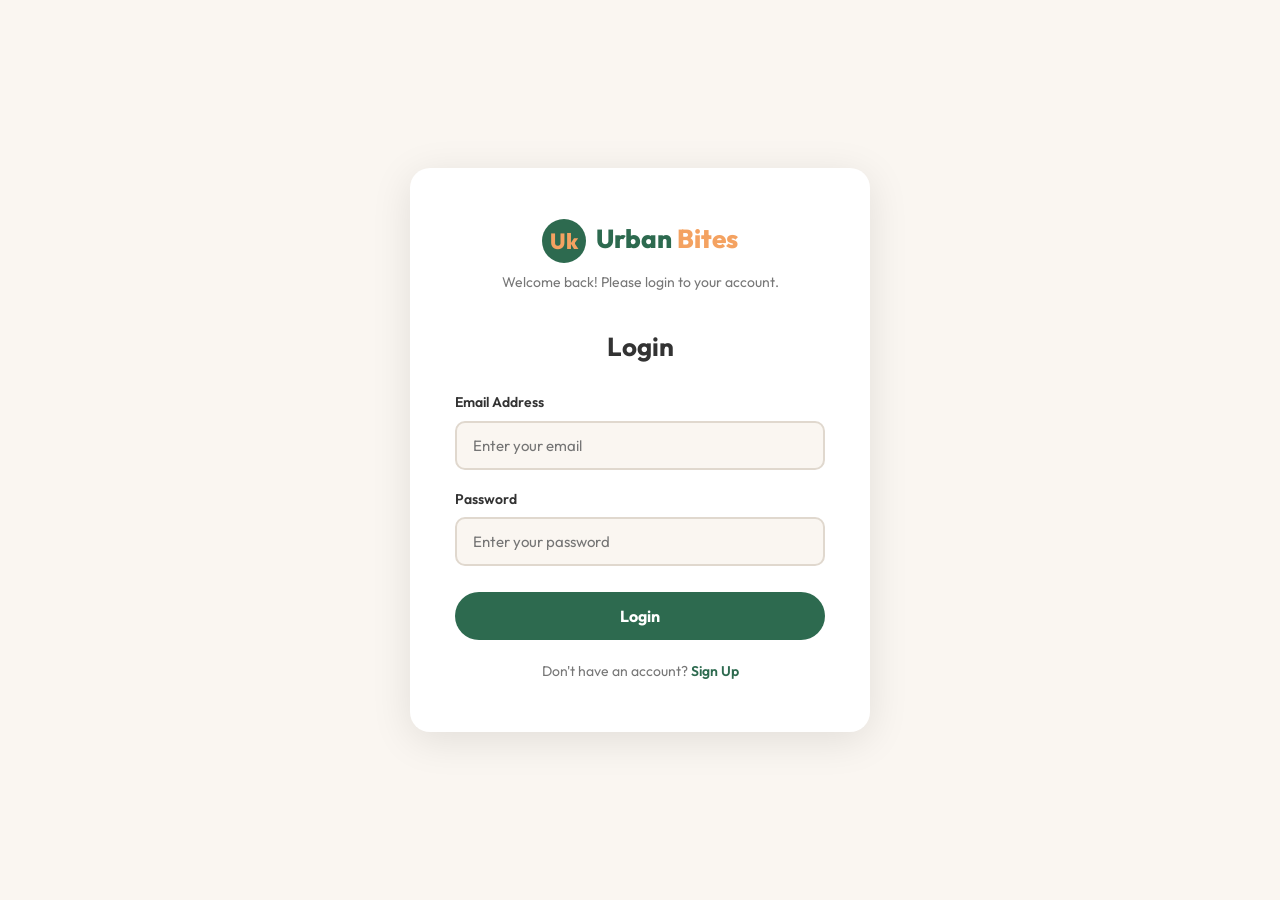
<file: login.html>
<!DOCTYPE html>
<html lang="en">
<head>
    <meta charset="UTF-8">
    <meta name="viewport" content="width=device-width, initial-scale=1.0">
    <title>Urban Bites - Login</title>
    <link rel="stylesheet" href="style.css">
</head>
<body>
    <div class="auth-page">
        <div class="auth-box">
            <div class="auth-brand">
                <div class="auth-logo-circle">Uk</div>
                <div class="auth-logo">Urban <span>Bites</span></div>
            </div>
            
            <p class="auth-subtitle">Welcome back! Please login to your account.</p>
            <h2>Login</h2>
            
            <form id="loginForm">
                <div class="auth-form-group">
                    <label>Email Address</label>
                    <input type="email" id="loginEmail" placeholder="Enter your email">
                    <div class="auth-error" id="loginEmailErr">Valid email is required</div>
                </div>
                
                <div class="auth-form-group">
                    <label>Password</label>
                    <input type="password" id="loginPassword" placeholder="Enter your password">
                    <div class="auth-error" id="loginPassErr">Password must be at least 6 characters</div>
                </div>
                
                <button type="submit" class="auth-btn">Login</button>
            </form>
            
            <div class="auth-switch">Don't have an account? <a href="signup.html">Sign Up</a></div>
        </div>
    </div>

    <script src="products-data.js"></script>
    <script src="app.js"></script>
</body>
</html>
</file>
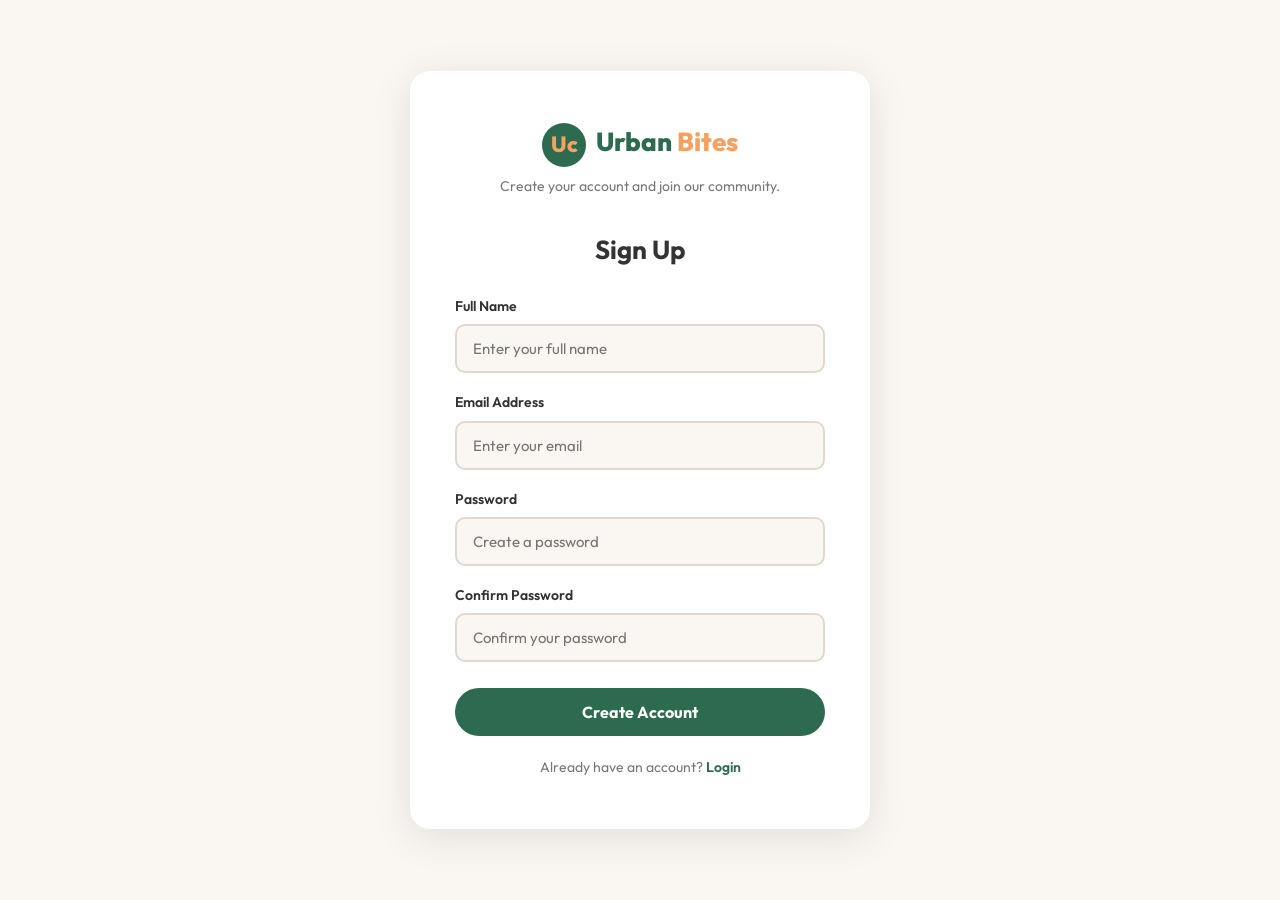
<file: signup.html>
<!DOCTYPE HTML>
<html lang="en">
<head>
    <meta charset="UTF-8">
    <meta name="viewport" content="width=device-width, initial-scale=1.0">
    <title>Urban Bites - Sign Up</title>
    <link rel="stylesheet" href="style.css">
</head>
<body>
    <div class="auth-page">
        <div class="auth-box">
            <div class="auth-brand">
                <div class="auth-logo-circle">Uc</div>
                <div class="auth-logo">Urban <span>Bites</span></div>
            </div>
            <p class="auth-subtitle">Create your account and join our community.</p>
            <h2>Sign Up</h2>
            <form id="signupForm">
                <div class="auth-form-group">
                    <label>Full Name</label>
                    <input type="text" id="signupName" placeholder="Enter your full name">
                    <div class="auth-error" id="signupNameErr">Name must be at least 3 characters</div>
                </div>
                <div class="auth-form-group">
                    <label>Email Address</label>
                    <input type="email" id="signupEmail" placeholder="Enter your email">
                    <div class="auth-error" id="signupEmailErr">Valid email is required</div>
                </div>
                <div class="auth-form-group">
                    <label>Password</label>
                    <input type="password" id="signupPassword" placeholder="Create a password">
                    <div class="auth-error" id="signupPasswordErr">Password must be at least 6 characters</div>
                </div>
                <div class="auth-form-group">
                    <label>Confirm Password</label>
                    <input type="password" id="signupConfirm" placeholder="Confirm your password">
                    <div class="auth-error" id="signupConfirmErr">Passwords do not match</div>
                </div>
                <button type="submit" class="auth-btn">Create Account</button>
            </form>
            <div class="auth-switch">Already have an account? <a href="login.html">Login</a></div>
        </div>
    </div>
    <script src="products-data.js"></script>
    <script src="app.js"></script>
</body>
</html>
</file>
<file: style.css>
/* ================================
   The Urban Bites — Restaurant Website
   Font: Outfit (Google Fonts)
   Colors: Cream bg, Dark Green primary
   ================================ */

@import url('https://fonts.googleapis.com/css2?family=Outfit:wght@300;400;500;600;700;800&display=swap');

/* ================================
   Reset & Base
   ================================ */
* {
  margin: 0;
  padding: 0;
  box-sizing: border-box;
}

:root {
  --bg:        #FAF6F1;
  --primary:   #2D6A4F;
  --primary2:  #1B4332;
  --accent:    #F4A261;
  --text:      #333333;
  --text-light:#777777;
  --white:     #ffffff;
  --border:    #E0D8CE;
}

html {
  scroll-behavior: smooth;
}

body {
  font-family: 'Outfit', sans-serif;
  background-color: var(--bg);
  color: var(--text);
  font-size: 16px;
  line-height: 1.6;
  overflow-x: hidden;
}

a {
  text-decoration: none;
  color: inherit;
}

img {
  max-width: 100%;
  display: block;
}

/* ================================
   Navbar
   ================================ */
.navbar {
  background-color: var(--white);
  padding: 18px 60px;
  display: flex;
  align-items: center;
  justify-content: space-between;
  box-shadow: 0 2px 10px rgba(0,0,0,0.08);
  position: sticky;
  top: 0;
  z-index: 1000;
}

.navbar-logo {
  font-size: 24px;
  font-weight: 800;
  color: var(--primary);
  letter-spacing: 1px;
}

.navbar-logo span {
  color: var(--accent);
}

.navbar-links {
  display: flex;
  align-items: center;
  gap: 35px;
  list-style: none;
}

.navbar-links a {
  font-size: 15px;
  font-weight: 500;
  color: var(--text);
  transition: color 0.3s;
}

.navbar-links a:hover,
.navbar-links a.active {
  color: var(--primary);
}

.navbar-btn {
  background-color: var(--primary);
  color: var(--white);
  padding: 10px 24px;
  border-radius: 50px;
  font-size: 14px;
  font-weight: 600;
  border: none;
  cursor: pointer;
  transition: background 0.3s;
}

.navbar-btn:hover {
  background-color: var(--primary2);
}

/* ================================
   Buttons
   ================================ */
.btn-primary {
  background-color: var(--primary);
  color: var(--white);
  padding: 14px 32px;
  border-radius: 50px;
  font-size: 15px;
  font-weight: 600;
  border: none;
  cursor: pointer;
  display: inline-block;
  transition: background 0.3s;
}

.btn-primary:hover {
  background-color: var(--primary2);
}

.btn-outline {
  background-color: transparent;
  color: var(--primary);
  padding: 13px 32px;
  border-radius: 50px;
  font-size: 15px;
  font-weight: 600;
  border: 2px solid var(--primary);
  cursor: pointer;
  display: inline-block;
  transition: all 0.3s;
}

.btn-outline:hover {
  background-color: var(--primary);
  color: var(--white);
}

/* ================================
   Section Common
   ================================ */
.section {
  padding: 80px 60px;
}

.section-title {
  font-size: 38px;
  font-weight: 800;
  color: #1B4332;
  text-align: center;
  margin-bottom: 10px;
}

.section-sub {
  font-size: 16px;
  color: var(--text-light);
  text-align: center;
  margin-bottom: 50px;
}

/* ================================
   Hero / Slider Section
   ================================ */
.slider-wrapper {
  position: relative;
  overflow: hidden;
  height: 580px;
  background-color: var(--primary2);
}

.slide {
  display: none;
  position: absolute;
  top: 0; left: 0;
  width: 100%;
  height: 100%;
}

.slide.active {
  display: flex;
  align-items: center;
  justify-content: center;
  flex-direction: column;
  text-align: center;
  padding: 40px;
  background-size: cover;
  background-position: center;
}

.slide-overlay {
  position: absolute;
  top: 0; left: 0;
  width: 100%; height: 100%;
  background: rgba(0,0,0,0.5);
}

.slide-content {
  position: relative;
  z-index: 2;
  color: var(--white);
}

.slide-content h1 {
  font-size: 54px;
  font-weight: 800;
  margin-bottom: 16px;
  line-height: 1.2;
}

.slide-content p {
  font-size: 18px;
  margin-bottom: 30px;
  opacity: 0.9;
}

.slider-btn {
  position: absolute;
  top: 50%;
  transform: translateY(-50%);
  background: rgba(255,255,255,0.2);
  color: white;
  border: 2px solid white;
  width: 45px;
  height: 45px;
  border-radius: 50%;
  font-size: 20px;
  cursor: pointer;
  z-index: 10;
  transition: background 0.3s;
}

.slider-btn:hover {
  background: rgba(255,255,255,0.4);
}

.slider-prev { left: 20px; }
.slider-next { right: 20px; }

.slider-dots {
  position: absolute;
  bottom: 20px;
  left: 50%;
  transform: translateX(-50%);
  display: flex;
  gap: 8px;
  z-index: 10;
}

.dot {
  width: 10px;
  height: 10px;
  background: rgba(255,255,255,0.5);
  border-radius: 50%;
  cursor: pointer;
  transition: background 0.3s;
}

.dot.active {
  background: var(--white);
}

/* ================================
   Special Menu Heading Section
   ================================ */
.dive-section {
  text-align: center;
  padding: 70px 60px 30px;
}

.dive-section h2 {
  font-size: 42px;
  font-weight: 800;
  color: var(--primary);
  margin-bottom: 12px;
}

.dive-section p {
  font-size: 17px;
  color: var(--text-light);
  max-width: 550px;
  margin: 0 auto;
}

/* ================================
   Menu Cards — Wipe Slider
   ================================ */
.menu-slider-section {
  padding: 30px 60px 70px;
  overflow: hidden;
}

.menu-track-wrapper {
  overflow: hidden;
}

.menu-track {
  display: flex;
  gap: 24px;
  transition: transform 0.5s ease;
}

.menu-card {
  min-width: 260px;
  background: var(--white);
  border-radius: 16px;
  overflow: hidden;
  box-shadow: 0 4px 20px rgba(0,0,0,0.08);
  transition: transform 0.3s;
  display: block;
  cursor: pointer;
}

.menu-card:hover {
  transform: translateY(-6px);
}

.menu-card img {
  width: 100%;
  height: 180px;
  object-fit: cover;
}

.menu-card-body {
  padding: 18px;
}

.menu-card-body h4 {
  font-size: 17px;
  font-weight: 700;
  color: var(--text);
  margin-bottom: 6px;
}

.menu-card-body p {
  font-size: 13px;
  color: var(--text-light);
  margin-bottom: 12px;
}

.menu-card-footer {
  display: flex;
  align-items: center;
  justify-content: space-between;
}

.menu-card-footer .price {
  font-size: 18px;
  font-weight: 700;
  color: var(--primary);
}

.menu-card-footer .btn-view {
  background: var(--primary);
  color: white;
  border: none;
  padding: 7px 16px;
  border-radius: 50px;
  font-size: 13px;
  font-weight: 600;
  cursor: pointer;
  transition: background 0.3s;
  display: inline-block;
}

.menu-card:hover .btn-view {
  background: var(--primary2);
}

.menu-nav {
  display: flex;
  justify-content: center;
  gap: 12px;
  margin-top: 24px;
}

.menu-nav button {
  background: var(--primary);
  color: white;
  border: none;
  width: 38px;
  height: 38px;
  border-radius: 50%;
  font-size: 16px;
  cursor: pointer;
  transition: background 0.3s;
}

.menu-nav button:hover {
  background: var(--primary2);
}

/* ================================
   Breakfast / Lunch / Dinner Menu
   ================================ */
.meal-menu-section {
  padding: 60px 60px;
  background-color: var(--white);
}

.meal-menu-section .section-title {
  margin-bottom: 8px;
}

.meal-icon {
  text-align: center;
  font-size: 32px;
  margin-bottom: 6px;
}

.meal-grid {
  display: grid;
  grid-template-columns: 1fr 1fr;
  gap: 0;
  max-width: 900px;
  margin: 30px auto 0;
}

.meal-item {
  display: flex;
  align-items: center;
  gap: 14px;
  padding: 16px 10px;
  border-bottom: 1px dashed var(--border);
}

.meal-item img {
  width: 60px;
  height: 60px;
  border-radius: 10px;
  object-fit: cover;
}

.meal-item-info {
  flex: 1;
}

.meal-item-info h5 {
  font-size: 15px;
  font-weight: 700;
  color: var(--text);
  margin-bottom: 3px;
}

.meal-item-info p {
  font-size: 12px;
  color: var(--text-light);
}

.meal-item-price {
  font-size: 16px;
  font-weight: 700;
  color: var(--text);
}

.book-table-wrap {
  text-align: center;
  margin-top: 36px;
}

/* ================================
   Testimonials
   ================================ */
.testimonials-section {
  padding: 70px 60px;
  background-color: var(--bg);
}

.testimonials-grid {
  display: grid;
  grid-template-columns: repeat(3, 1fr);
  gap: 24px;
  margin-top: 40px;
}

.testimonial-card {
  background: var(--white);
  border-radius: 16px;
  padding: 28px;
  box-shadow: 0 4px 20px rgba(0,0,0,0.06);
}

.testimonial-stars {
  color: #F4A261;
  font-size: 18px;
  margin-bottom: 12px;
}

.testimonial-card p {
  font-size: 15px;
  color: var(--text-light);
  margin-bottom: 18px;
  line-height: 1.7;
}

.testimonial-author {
  display: flex;
  align-items: center;
  gap: 12px;
}

.testimonial-author img {
  width: 46px;
  height: 46px;
  border-radius: 50%;
  object-fit: cover;
}

.testimonial-author h5 {
  font-size: 15px;
  font-weight: 700;
  color: var(--text);
}

.testimonial-author span {
  font-size: 12px;
  color: var(--text-light);
}


/* ================================
   Order Now / CTA Section
   ================================ */
.cta-section {
  padding: 70px 60px;
  background-color: var(--primary);
  text-align: center;
}

.cta-section h2 {
  font-size: 42px;
  font-weight: 800;
  color: var(--white);
  margin-bottom: 14px;
}

.cta-features {
  display: flex;
  justify-content: center;
  gap: 40px;
  margin: 20px 0 30px;
}

.cta-feature {
  color: rgba(255,255,255,0.85);
  font-size: 15px;
  display: flex;
  align-items: center;
  gap: 8px;
}

.cta-feature span {
  font-size: 20px;
}

/* ================================
   Reservation Form
   ================================ */
.reservation-section {
  padding: 70px 60px;
  background-color: var(--bg);
}

.form-grid {
  display: grid;
  grid-template-columns: 1fr 1fr;
  gap: 20px;
  max-width: 750px;
  margin: 0 auto;
}

.form-grid .full-width {
  grid-column: 1 / -1;
}

.form-group {
  display: flex;
  flex-direction: column;
  gap: 7px;
}

.form-group label {
  font-size: 14px;
  font-weight: 600;
  color: var(--text);
}

.form-group input,
.form-group select,
.form-group textarea {
  padding: 13px 16px;
  border: 2px solid var(--border);
  border-radius: 10px;
  font-family: 'Outfit', sans-serif;
  font-size: 15px;
  color: var(--text);
  background-color: var(--white);
  outline: none;
  transition: border 0.3s;
}

.form-group input:focus,
.form-group select:focus,
.form-group textarea:focus {
  border-color: var(--primary);
}

.form-submit {
  text-align: center;
  margin-top: 10px;
  grid-column: 1 / -1;
}

/* ================================
   Footer
   ================================ */
.footer {
  background-color: var(--primary2);
  color: rgba(255,255,255,0.8);
  padding: 50px 60px 30px;
}

.footer-top {
  display: grid;
  grid-template-columns: 2fr 1fr 1fr;
  gap: 40px;
  margin-bottom: 40px;
}

.footer-logo {
  font-size: 26px;
  font-weight: 800;
  color: var(--white);
  margin-bottom: 12px;
}

.footer-logo span {
  color: var(--accent);
}

.footer-tagline {
  font-size: 14px;
  line-height: 1.7;
  color: rgba(255,255,255,0.7);
  margin-bottom: 0;
}

.footer-col h4 {
  font-size: 16px;
  font-weight: 700;
  color: var(--white);
  margin-bottom: 16px;
}

.footer-col ul {
  list-style: none;
  display: flex;
  flex-direction: column;
  gap: 10px;
}

.footer-col ul a {
  font-size: 14px;
  color: rgba(255,255,255,0.7);
  transition: color 0.3s;
}

.footer-col ul a:hover {
  color: var(--white);
}

.footer-bottom {
  border-top: 1px solid rgba(255,255,255,0.15);
  padding-top: 24px;
  text-align: center;
  font-size: 13px;
  color: rgba(255,255,255,0.5);
}

/* ================================
   Login / Signup Pages
   ================================ */
.auth-page {
  min-height: 100vh;
  display: flex;
  align-items: center;
  justify-content: center;
  background-color: var(--bg);
  padding: 40px 20px;
}

.auth-box {
  background: var(--white);
  border-radius: 20px;
  padding: 50px 45px;
  width: 100%;
  max-width: 460px;
  box-shadow: 0 8px 40px rgba(0,0,0,0.1);
}

.auth-logo {
  text-align: center;
  font-size: 26px;
  font-weight: 800;
  color: var(--primary);
  margin-bottom: 6px;
}

.auth-logo span {
  color: var(--accent);
}

.auth-subtitle {
  text-align: center;
  color: var(--text-light);
  font-size: 14px;
  margin-bottom: 32px;
}

.auth-box h2 {
  font-size: 26px;
  font-weight: 700;
  color: var(--text);
  margin-bottom: 24px;
  text-align: center;
}

.auth-form-group {
  margin-bottom: 18px;
}

.auth-form-group label {
  display: block;
  font-size: 14px;
  font-weight: 600;
  color: var(--text);
  margin-bottom: 7px;
}

.auth-form-group input {
  width: 100%;
  padding: 13px 16px;
  border: 2px solid var(--border);
  border-radius: 10px;
  font-family: 'Outfit', sans-serif;
  font-size: 15px;
  color: var(--text);
  background-color: var(--bg);
  outline: none;
  transition: border 0.3s;
}

.auth-form-group input:focus {
  border-color: var(--primary);
}

.auth-error {
  color: #e74c3c;
  font-size: 12px;
  margin-top: 4px;
  display: none;
}

.auth-btn {
  width: 100%;
  padding: 14px;
  background-color: var(--primary);
  color: var(--white);
  border: none;
  border-radius: 50px;
  font-family: 'Outfit', sans-serif;
  font-size: 16px;
  font-weight: 700;
  cursor: pointer;
  margin-top: 8px;
  transition: background 0.3s;
}

.auth-btn:hover {
  background-color: var(--primary2);
}

.auth-switch {
  text-align: center;
  margin-top: 20px;
  font-size: 14px;
  color: var(--text-light);
}

.auth-switch a {
  color: var(--primary);
  font-weight: 600;
}

/* ================================
   About Page
   ================================ */
.about-hero {
  padding: 80px 60px;
  display: grid;
  grid-template-columns: 1fr 1fr;
  gap: 60px;
  align-items: center;
}

.about-img {
  border-radius: 20px;
  overflow: hidden;
  height: 450px;
}

.about-img img {
  width: 100%;
  height: 100%;
  object-fit: cover;
}

.about-content h2 {
  font-size: 38px;
  font-weight: 800;
  color: var(--primary);
  margin-bottom: 16px;
  line-height: 1.3;
}

.about-content p {
  font-size: 16px;
  color: var(--text-light);
  margin-bottom: 16px;
  line-height: 1.8;
}

.about-values {
  display: grid;
  grid-template-columns: 1fr 1fr;
  gap: 16px;
  margin-top: 24px;
}

.value-card {
  background: var(--bg);
  border-radius: 12px;
  padding: 18px;
  border-left: 4px solid var(--primary);
}

.value-card h5 {
  font-size: 15px;
  font-weight: 700;
  color: var(--primary);
  margin-bottom: 6px;
}

.value-card p {
  font-size: 13px;
  color: var(--text-light);
  margin-bottom: 0;
}

/* ================================
   Contact Page
   ================================ */

.contact-section {
  padding: 80px 60px;
  display: grid;
  grid-template-columns: 0.9fr 1.1fr;
  gap: 70px;
  align-items: center;
  max-width: 1200px;
  margin: 0 auto;
}

.contact-img {
  border-radius: 20px;
  overflow: hidden;
  height: 560px;
  box-shadow: 0 8px 30px rgba(0,0,0,0.08);
}

.contact-img img {
  width: 100%;
  height: 100%;
  object-fit: cover;
}

.contact-content {
  padding: 10px 0;
}

.contact-content h2 {
  font-size: 38px;
  font-weight: 800;
  color: var(--primary);
  margin-bottom: 12px;
  line-height: 1.2;
}

.contact-content > p {
  font-size: 15px;
  color: var(--text-light);
  margin-bottom: 24px;
  line-height: 1.7;
  max-width: 520px;
}

.contact-info {
  display: flex;
  flex-direction: column;
  gap: 12px;
  margin-bottom: 28px;
}

.contact-info-item {
  display: flex;
  align-items: center;
  gap: 12px;
  font-size: 15px;
  color: var(--text);
}

.contact-info-item span {
  font-size: 20px;
  width: 32px;
  text-align: center;
}

.contact-content .form-grid {
  margin-top: 10px;
}

/* ================================
   Product Details Page
   ================================ */
.product-detail-section {
  padding: 60px 60px 90px;
  display: grid;
  grid-template-columns: 1fr 1fr;
  gap: 60px;
  align-items: start;
  max-width: 1100px;
  margin: 0 auto;
}

.product-detail-img {
  border-radius: 20px;
  overflow: hidden;
  height: 480px;
  box-shadow: 0 8px 40px rgba(0,0,0,0.1);
}

.product-detail-img img {
  width: 100%;
  height: 100%;
  object-fit: cover;
}

.product-detail-info .breadcrumb {
  font-size: 13px;
  color: var(--text-light);
  margin-bottom: 16px;
}

.product-detail-info .breadcrumb a {
  color: var(--primary);
  font-weight: 600;
}

.product-detail-info h1 {
  font-size: 34px;
  font-weight: 800;
  color: var(--text);
  margin-bottom: 14px;
}

.product-detail-info .pd-price {
  font-size: 28px;
  font-weight: 800;
  color: var(--primary);
  margin-bottom: 20px;
}

.product-detail-info .pd-desc {
  font-size: 15px;
  color: var(--text-light);
  line-height: 1.8;
  margin-bottom: 30px;
}

.pd-qty-label {
  font-size: 14px;
  font-weight: 600;
  color: var(--text);
  margin-bottom: 10px;
}

.pd-qty-selector {
  display: flex;
  align-items: center;
  gap: 16px;
  margin-bottom: 30px;
}

.pd-qty-selector button {
  width: 40px;
  height: 40px;
  border-radius: 50%;
  border: 2px solid var(--border);
  background: var(--white);
  font-size: 18px;
  font-weight: 700;
  color: var(--primary);
  cursor: pointer;
  transition: all 0.3s;
}

.pd-qty-selector button:hover {
  background: var(--primary);
  color: var(--white);
  border-color: var(--primary);
}

.pd-qty-selector span {
  font-size: 18px;
  font-weight: 700;
  min-width: 24px;
  text-align: center;
}

.pd-add-btn {
  width: 100%;
  max-width: 320px;
}

/* ================================
   Responsive — Tablet
   ================================ */
@media (max-width: 992px) {
  .about-hero,
  .contact-section {
    grid-template-columns: 1fr;
    gap: 40px;
  }

  .about-img,
  .contact-img {
    height: 320px;
  }

  .meal-grid {
    grid-template-columns: 1fr;
  }

  .testimonials-track .testimonial-card {
    flex: 0 0 calc(50% - 12px) !important;
    width: calc(50% - 12px) !important;
  }

  .slide-content h1 {
    font-size: 40px;
  }

  .slider-wrapper {
    height: 520px;
  }
}

/* ================================
   Responsive
   ================================ */
@media (max-width: 768px) {

  .navbar {
    padding: 15px 20px;
    flex-wrap: wrap;
    gap: 12px;
  }

  .navbar-links {
    gap: 18px;
  }

  .section {
    padding: 50px 20px;
  }

  .dive-section {
    padding: 50px 20px 20px;
  }

  .menu-slider-section {
    padding: 20px 20px 50px;
  }

  .slide-content h1 {
    font-size: 30px;
  }

  .slider-wrapper {
    height: 460px;
  }

  .slide {
    padding: 24px;
  }

  .slider-btn {
    width: 36px;
    height: 36px;
    font-size: 16px;
  }

  .slider-prev { left: 10px; }
  .slider-next { right: 10px; }

  .meal-grid {
    grid-template-columns: 1fr;
  }

  .testimonials-grid {
    grid-template-columns: 1fr;
  }

  .about-hero {
    grid-template-columns: 1fr;
    padding: 50px 20px;
  }

  .contact-section {
    grid-template-columns: 1fr;
    padding: 50px 20px;
  }

  .form-grid {
    grid-template-columns: 1fr;
  }

  .footer-top {
    grid-template-columns: 1fr;
  }

  .footer {
    padding: 40px 20px 20px;
  }

  .cta-section {
    padding: 50px 20px;
  }

  .cta-features {
    flex-direction: column;
    gap: 16px;
  }

  .meal-menu-section {
    padding: 50px 20px;
  }

  .reservation-section {
    padding: 50px 20px;
  }

  .product-detail-section {
    grid-template-columns: 1fr;
    padding: 40px 20px 60px;
  }

  .product-detail-img {
    height: 300px;
  }

  .cart-drawer {
    width: 100%;
    max-width: 100%;
  }

  .testimonials-track .testimonial-card {
    flex: 0 0 100% !important;
    width: 100% !important;
  }
}

/* ================================
   Responsive — Small phones
   ================================ */
@media (max-width: 420px) {
  .navbar {
    padding: 12px 16px;
  }

  .navbar-logo {
    font-size: 20px;
  }

  .slide-content h1 {
    font-size: 24px;
  }

  .slide-content p {
    font-size: 15px;
    margin-bottom: 20px;
  }

  .slider-wrapper {
    height: 400px;
  }

  .section-title,
  .dive-section h2 {
    font-size: 28px;
  }

  .menu-card {
    min-width: 220px;
  }

  .cta-section h2 {
    font-size: 30px;
  }

  .product-detail-info h1 {
    font-size: 26px;
  }
}

/* ================================
   Navbar Brand with Logo
   ================================ */
.navbar-brand {
  display: flex;
  align-items: center;
  gap: 10px;
}

.navbar-logo-circle {
  width: 40px;
  height: 40px;
  background-color: var(--primary);
  color: var(--accent);
  border-radius: 50%;
  display: flex;
  align-items: center;
  justify-content: center;
  font-size: 20px;
  font-weight: 800;
  font-family: 'Outfit', sans-serif;
}

.navbar-right {
  display: flex;
  align-items: center;
  gap: 18px;
}

/* ================================
   Mobile Nav — hamburger toggle
   ================================ */
.navbar-toggle-btn {
  display: none;
  background: transparent;
  border: none;
  font-size: 26px;
  color: var(--primary);
  cursor: pointer;
  order: 1;
}

@media (max-width: 768px) {
  .navbar-toggle-btn {
    display: block;
    order: 3;
  }

  .navbar-links {
    display: none;
  }

  .navbar {
    position: relative;
    flex-wrap: nowrap;
    padding: 12px 16px;
  }

  .navbar-right {
    order: 2;
    gap: 10px;
  }

  .navbar-right #navLoginBtn,
  .navbar-right .navbar-user {
    display: none !important;
  }

  .navbar-logo-circle {
    width: 32px;
    height: 32px;
    font-size: 16px;
  }

  .navbar-logo {
    font-size: 18px;
  }
}

/* User Avatar Circle after login */
.user-avatar {
  width: 42px;
  height: 42px;
  background-color: var(--primary);
  color: var(--white);
  border-radius: 50%;
  display: flex;
  align-items: center;
  justify-content: center;
  font-size: 18px;
  font-weight: 800;
  font-family: 'Outfit', sans-serif;
  cursor: pointer;
}

/* ================================
   Auth Brand with Logo
   ================================ */
.auth-brand {
  display: flex;
  align-items: center;
  justify-content: center;
  gap: 10px;
  margin-bottom: 6px;
}

.auth-logo-circle {
  width: 44px;
  height: 44px;
  background-color: var(--primary);
  color: var(--accent);
  border-radius: 50%;
  display: flex;
  align-items: center;
  justify-content: center;
  font-size: 22px;
  font-weight: 800;
  font-family: 'Outfit', sans-serif;
}

/* ================================
   Footer Brand with Logo
   ================================ */
.footer-brand {
  display: flex;
  align-items: center;
  gap: 10px;
  margin-bottom: 12px;
}

.footer-logo-circle {
  width: 40px;
  height: 40px;
  background-color: var(--accent);
  color: var(--primary2);
  border-radius: 50%;
  display: flex;
  align-items: center;
  justify-content: center;
  font-size: 20px;
  font-weight: 800;
  font-family: 'Outfit', sans-serif;
}


/* ==========================================
   TESTIMONIALS FIX
========================================== */

.testimonials-section {
    width: 100%;
    max-width: 1200px;
    margin: 0 auto;
    padding: 80px 40px;
    text-align: center;
    overflow: hidden;
}

.testimonials-wrapper {
    width: 100%;
    overflow: hidden;
    margin-top: 35px;
}

.testimonials-track {
    display: flex;
    gap: 24px;
    transition: transform 0.45s ease;
    width: max-content;
}

.testimonial-card {
    flex: 0 0 360px;
    width: 360px;
    box-sizing: border-box;
}

.testimonials-nav {
    display: flex;
    justify-content: center;
    align-items: center;
    gap: 14px;
    margin-top: 30px;
}

.testimonials-nav button {
    width: 42px;
    height: 42px;
    border: none;
    border-radius: 50%;
    background: var(--primary);
    color: white;
    font-size: 24px;
    cursor: pointer;
    transition: 0.2s ease;
}

.testimonials-nav button:hover {
    transform: scale(1.08);
}

.testimonials-nav button:disabled {
    cursor: default;
    transform: none;
}

.testimonials-dots {
    display: none;
}

.testimonials-section .section-title {
    color: #1B4332;
}

.reservation-section h2 {
    color: #1B4332;
}

/* ==========================================
   TABLET
========================================== */

@media (max-width: 1024px) {

    .testimonials-section {
        padding: 70px 30px;
    }

    .testimonial-card {
        flex: 0 0 calc((100vw - 84px) / 2);
        width: calc((100vw - 84px) / 2);
    }

}


/* ==========================================
   MOBILE
========================================== */

@media (max-width: 768px) {

    .testimonials-section {
        padding: 60px 20px;
    }

    .testimonial-card {
        flex: 0 0 calc(100vw - 40px);
        width: calc(100vw - 40px);
    }

    .testimonials-wrapper {
        width: 100%;
    }

}
/* ================================
   Cart — navbar icon
   ================================ */
.cart-toggle-btn {
  position: relative;
  background: transparent;
  border: none;
  font-size: 22px;
  cursor: pointer;
  line-height: 1;
  padding: 4px;
}

.cart-count {
  position: absolute;
  top: -6px;
  right: -8px;
  background: var(--accent);
  color: var(--white);
  font-size: 11px;
  font-weight: 700;
  min-width: 18px;
  height: 18px;
  border-radius: 50%;
  display: none;
  align-items: center;
  justify-content: center;
  padding: 0 4px;
  font-family: 'Outfit', sans-serif;
}

/* ================================
   Cart — overlay + slide-in drawer
   ================================ */
.cart-overlay {
  position: fixed;
  inset: 0;
  background: rgba(0,0,0,0.45);
  opacity: 0;
  visibility: hidden;
  transition: opacity 0.3s ease;
  z-index: 1998;
}

.cart-overlay.active {
  opacity: 1;
  visibility: visible;
}

.cart-drawer {
  position: fixed;
  top: 0;
  right: 0;
  width: 380px;
  max-width: 92vw;
  height: 100%;
  background: var(--white);
  box-shadow: -8px 0 30px rgba(0,0,0,0.15);
  z-index: 1999;
  display: flex;
  flex-direction: column;
  transform: translateX(100%);
  transition: transform 0.35s ease;
}

.cart-drawer.active {
  transform: translateX(0);
}

.cart-drawer-header {
  display: flex;
  align-items: center;
  justify-content: space-between;
  padding: 22px 24px;
  border-bottom: 1px solid var(--border);
}

.cart-drawer-header h3 {
  font-size: 20px;
  font-weight: 800;
  color: var(--primary);
}

.cart-close-btn {
  background: transparent;
  border: none;
  font-size: 26px;
  line-height: 1;
  cursor: pointer;
  color: var(--text-light);
}

.cart-drawer-body {
  flex: 1;
  overflow-y: auto;
  padding: 20px 24px;
  display: flex;
  flex-direction: column;
  gap: 18px;
}

.cart-empty {
  color: var(--text-light);
  text-align: center;
  margin-top: 40px;
  font-size: 14px;
}

.cart-item {
  display: flex;
  align-items: center;
  gap: 14px;
  padding-bottom: 16px;
  border-bottom: 1px dashed var(--border);
  position: relative;
}

.cart-item img {
  width: 64px;
  height: 64px;
  border-radius: 10px;
  object-fit: cover;
  flex-shrink: 0;
}

.cart-item-info {
  flex: 1;
}

.cart-item-info h5 {
  font-size: 14px;
  font-weight: 700;
  color: var(--text);
  margin-bottom: 4px;
}

.cart-item-price {
  font-size: 13px;
  color: var(--primary);
  font-weight: 700;
}

.cart-item-qty {
  display: flex;
  align-items: center;
  gap: 10px;
  margin-top: 8px;
}

.qty-btn {
  width: 24px;
  height: 24px;
  border-radius: 50%;
  border: 1px solid var(--border);
  background: var(--bg);
  font-size: 13px;
  font-weight: 700;
  color: var(--primary);
  cursor: pointer;
}

.cart-item-remove {
  position: absolute;
  top: 0;
  right: 0;
  background: transparent;
  border: none;
  font-size: 18px;
  color: var(--text-light);
  cursor: pointer;
}

.cart-drawer-footer {
  padding: 20px 24px 26px;
  border-top: 1px solid var(--border);
}

.cart-total-row {
  display: flex;
  justify-content: space-between;
  font-size: 17px;
  font-weight: 700;
  color: var(--text);
  margin-bottom: 16px;
}

.cart-checkout-btn {
  width: 100%;
}

/* ================================
   Nav Drawer — right-side mobile menu
   (reuses .cart-drawer / .cart-overlay base styles)
   ================================ */
.nav-drawer {
  display: flex;
  flex-direction: column;
}

.nav-drawer-user {
  display: flex;
  align-items: center;
  gap: 14px;
  padding: 22px 24px;
  border-bottom: 1px solid var(--border);
}

.nav-drawer-avatar {
  width: 48px;
  height: 48px;
  border-radius: 50%;
  background: var(--primary);
  color: var(--white);
  display: flex;
  align-items: center;
  justify-content: center;
  font-size: 20px;
  font-weight: 800;
  flex-shrink: 0;
}

.nav-drawer-avatar-guest {
  background: var(--bg);
  color: var(--text-light);
  font-size: 22px;
}

.nav-drawer-username {
  font-size: 16px;
  font-weight: 700;
  color: var(--text);
}

.nav-drawer-links {
  flex: 1;
  overflow-y: auto;
  padding: 10px 24px;
  display: flex;
  flex-direction: column;
}

.nav-drawer-link {
  padding: 15px 0;
  font-size: 16px;
  font-weight: 600;
  color: var(--text);
  border-bottom: 1px dashed var(--border);
}

.nav-drawer-link.active,
.nav-drawer-link:hover {
  color: var(--primary);
}

.nav-drawer-footer {
  padding: 20px 24px 26px;
  border-top: 1px solid var(--border);
}

.nav-drawer-btn {
  width: 100%;
  text-align: center;
  display: block;
}

/* ================================
   Remove unwanted green edges
   ================================ */

.cta-section,
.reservation-section,
.contact-section,
.footer {
  margin: 0;
  border: none;
}

.reservation-section,
.contact-section {
  border: none;
}

.cta-section + .reservation-section,
.reservation-section + .contact-section,
.contact-section + .footer {
  border: none;
  background-color: none;
}
</file>
